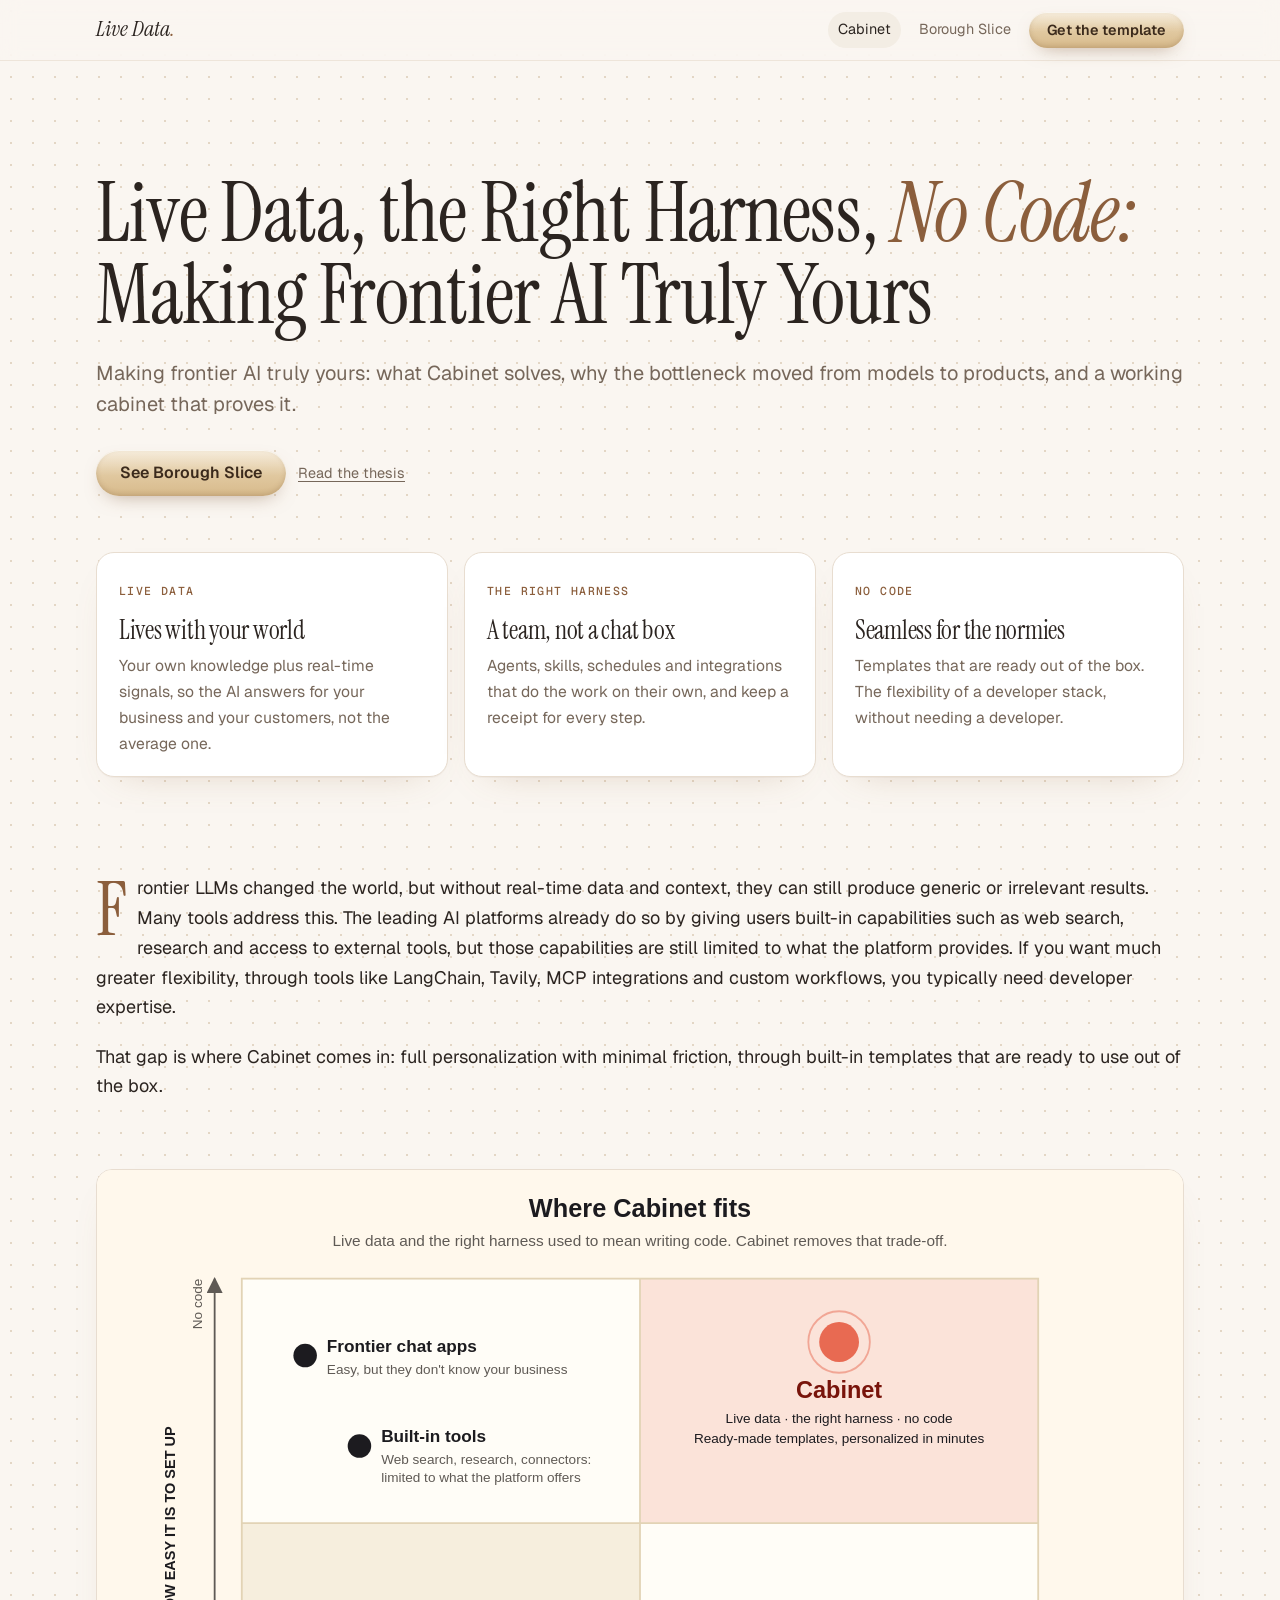
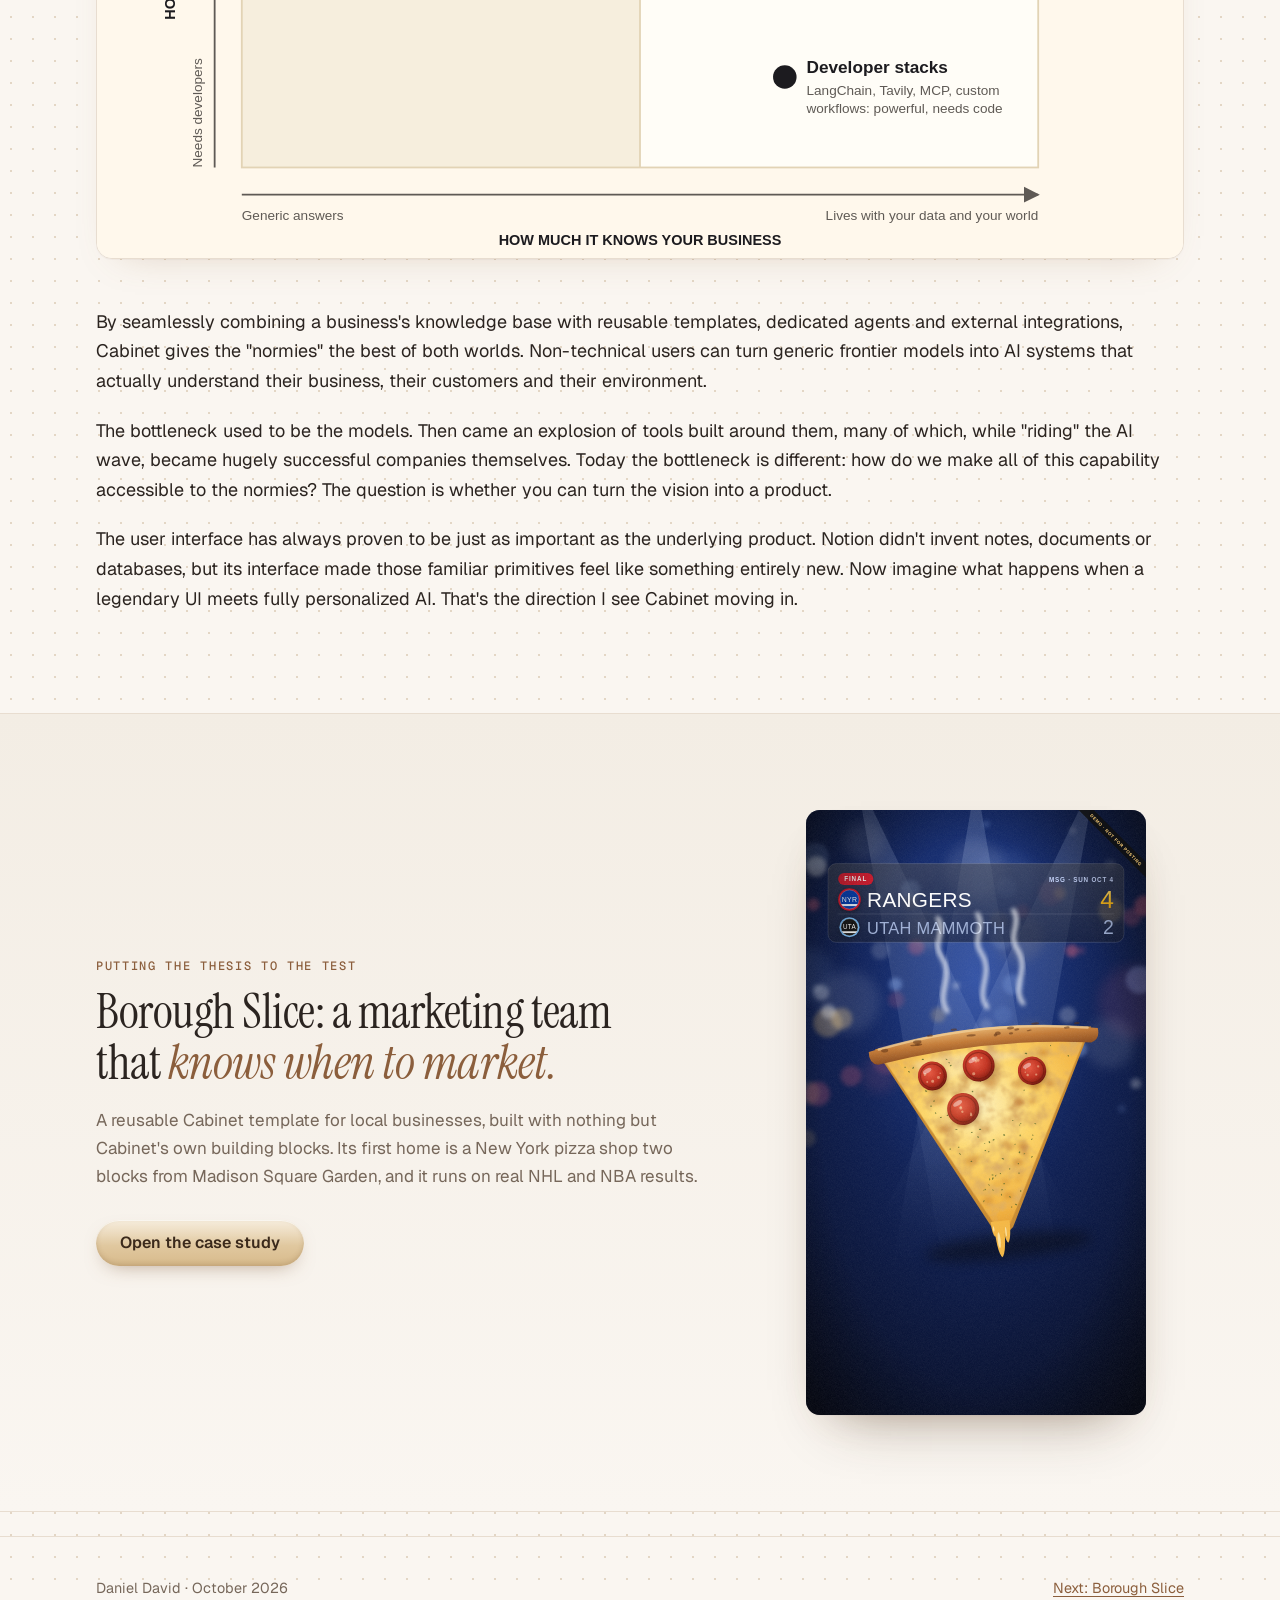
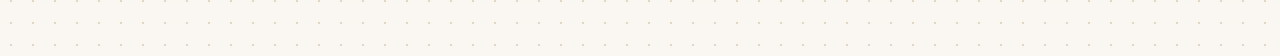
<file: index.html>
<!doctype html>
<html lang="en">
<head>
<meta charset="utf-8">
<meta name="viewport" content="width=device-width, initial-scale=1, viewport-fit=cover">
<title>Live Data, the Right Harness</title>
<meta name="description" content="Making frontier AI truly yours: an essay by Daniel David on Cabinet, with Borough Slice as the proof.">
<link rel="preconnect" href="https://fonts.googleapis.com">
<link rel="preconnect" href="https://fonts.gstatic.com" crossorigin>
<link rel="stylesheet" href="https://fonts.googleapis.com/css2?family=Geist:wght@400;500;600&family=Geist+Mono:wght@500&family=Instrument+Serif:ital@0;1&display=swap">
<link rel="stylesheet" href="site.css">
<meta property="og:title" content="Live Data, the Right Harness, No Code">
<meta property="og:description" content="Making frontier AI truly yours, with Borough Slice as the proof.">
<link rel="icon" href="data:image/svg+xml,%3Csvg xmlns=%22http://www.w3.org/2000/svg%22 viewBox=%220 0 100 100%22%3E%3Ctext y=%22.9em%22 font-size=%2290%22%3E%F0%9F%8D%95%3C/text%3E%3C/svg%3E">
<style>:root { padding-top: env(safe-area-inset-top, 0px); padding-bottom: env(safe-area-inset-bottom, 0px); }</style>
</head>
<body>

<header class="topbar wrap">
  <div class="wide">
    <a class="mark" href="index.html">Live Data<span>.</span></a>
    <nav class="nav" aria-label="Pages">
      <a class="link" href="index.html" aria-current="page">Cabinet</a>
      <a class="link" href="borough-slice.html">Borough Slice</a>
      <a class="btn" href="https://github.com/ddavid37/cabinets/tree/dd_templates/game-day-marketing">Get the template</a>
    </nav>
  </div>
</header>

<main>
  <section class="hero wrap">
    <div class="wide">
      <h1>Live Data, the Right Harness, <em>No&nbsp;Code:</em> Making Frontier AI Truly Yours</h1>
      <p class="lede">Making frontier AI truly yours: what Cabinet solves, why the bottleneck moved from models to products, and a working cabinet that proves it.</p>
      <div class="hero-actions">
        <a class="btn lg" href="borough-slice.html">See Borough Slice</a>
        <a class="link byline" href="#essay">Read the thesis</a>
      </div>

      <div class="pillars">
        <article class="pillar">
          <span class="tag">Live data</span>
          <h3>Lives with your world</h3>
          <p>Your own knowledge plus real-time signals, so the AI answers for your business and your customers, not the average one.</p>
        </article>
        <article class="pillar">
          <span class="tag">The right harness</span>
          <h3>A team, not a chat box</h3>
          <p>Agents, skills, schedules and integrations that do the work on their own, and keep a receipt for every step.</p>
        </article>
        <article class="pillar">
          <span class="tag">No code</span>
          <h3>Seamless for the normies</h3>
          <p>Templates that are ready out of the box. The flexibility of a developer stack, without needing a developer.</p>
        </article>
      </div>
    </div>
  </section>

  <article id="essay" class="essay wrap">
    <div class="wide">
      <p class="dropcap">Frontier LLMs changed the world, but without real-time data and context, they can still produce generic or irrelevant results. Many tools address this. The leading AI platforms already do so by giving users built-in capabilities such as web search, research and access to external tools, but those capabilities are still limited to what the platform provides. If you want much greater flexibility, through tools like LangChain, Tavily, MCP integrations and custom workflows, you typically need developer expertise.</p>
      <p>That gap is where Cabinet comes in: full personalization with minimal friction, through built-in templates that are ready to use out of the box.</p>
    </div>

    <div class="wide figure-band">
      <figure class="frame">
        <img src="assets/diagram-positioning.svg" alt="A two-by-two map. Frontier chat apps and built-in tools are easy to set up but generic. Developer stacks know your business but need code. Cabinet sits in the corner with both: live data, the right harness and no code." width="1200" height="760">
      </figure>
    </div>

    <div class="wide">
      <p>By seamlessly combining a business's knowledge base with reusable templates, dedicated agents and external integrations, Cabinet gives the "normies" the best of both worlds. Non-technical users can turn generic frontier models into AI systems that actually understand their business, their customers and their environment.</p>
    </div>

    <div class="wide">
      <p>The bottleneck used to be the models. Then came an explosion of tools built around them, many of which, while "riding" the AI wave, became hugely successful companies themselves. Today the bottleneck is different: how do we make all of this capability accessible to the normies? The question is whether you can turn the vision into a product.</p>
      <p>The user interface has always proven to be just as important as the underlying product. Notion didn't invent notes, documents or databases, but its interface made those familiar primitives feel like something entirely new. Now imagine what happens when a legendary UI meets fully personalized AI. That's the direction I see Cabinet moving in.</p>
    </div>
  </article>

  <section class="stage wrap">
    <div class="wide stage-grid">
      <div>
        <p class="eyebrow">Putting the thesis to the test</p>
        <h2>Borough Slice: a marketing team that <em>knows when to market.</em></h2>
        <p>A reusable Cabinet template for local businesses, built with nothing but Cabinet's own building blocks. Its first home is a New York pizza shop two blocks from Madison Square Garden, and it runs on real NHL and NBA results.</p>
        <div class="hero-actions">
          <a class="btn lg" href="borough-slice.html">Open the case study</a>
        </div>
      </div>
      <img src="assets/rangers-win-slice-story.svg" alt="The Win Slice Story for the Rangers 4-2 win over Utah" width="1080" height="1920">
    </div>
  </section>
</main>

<footer class="footer wrap">
  <div class="wide">
    <span>Daniel David · October 2026</span>
    <a href="borough-slice.html">Next: Borough Slice</a>
  </div>
</footer>

<script data-goatcounter="https://ddavid37.goatcounter.com/count" async src="//gc.zgo.at/count.js"></script>
</body>
</html>
</file>
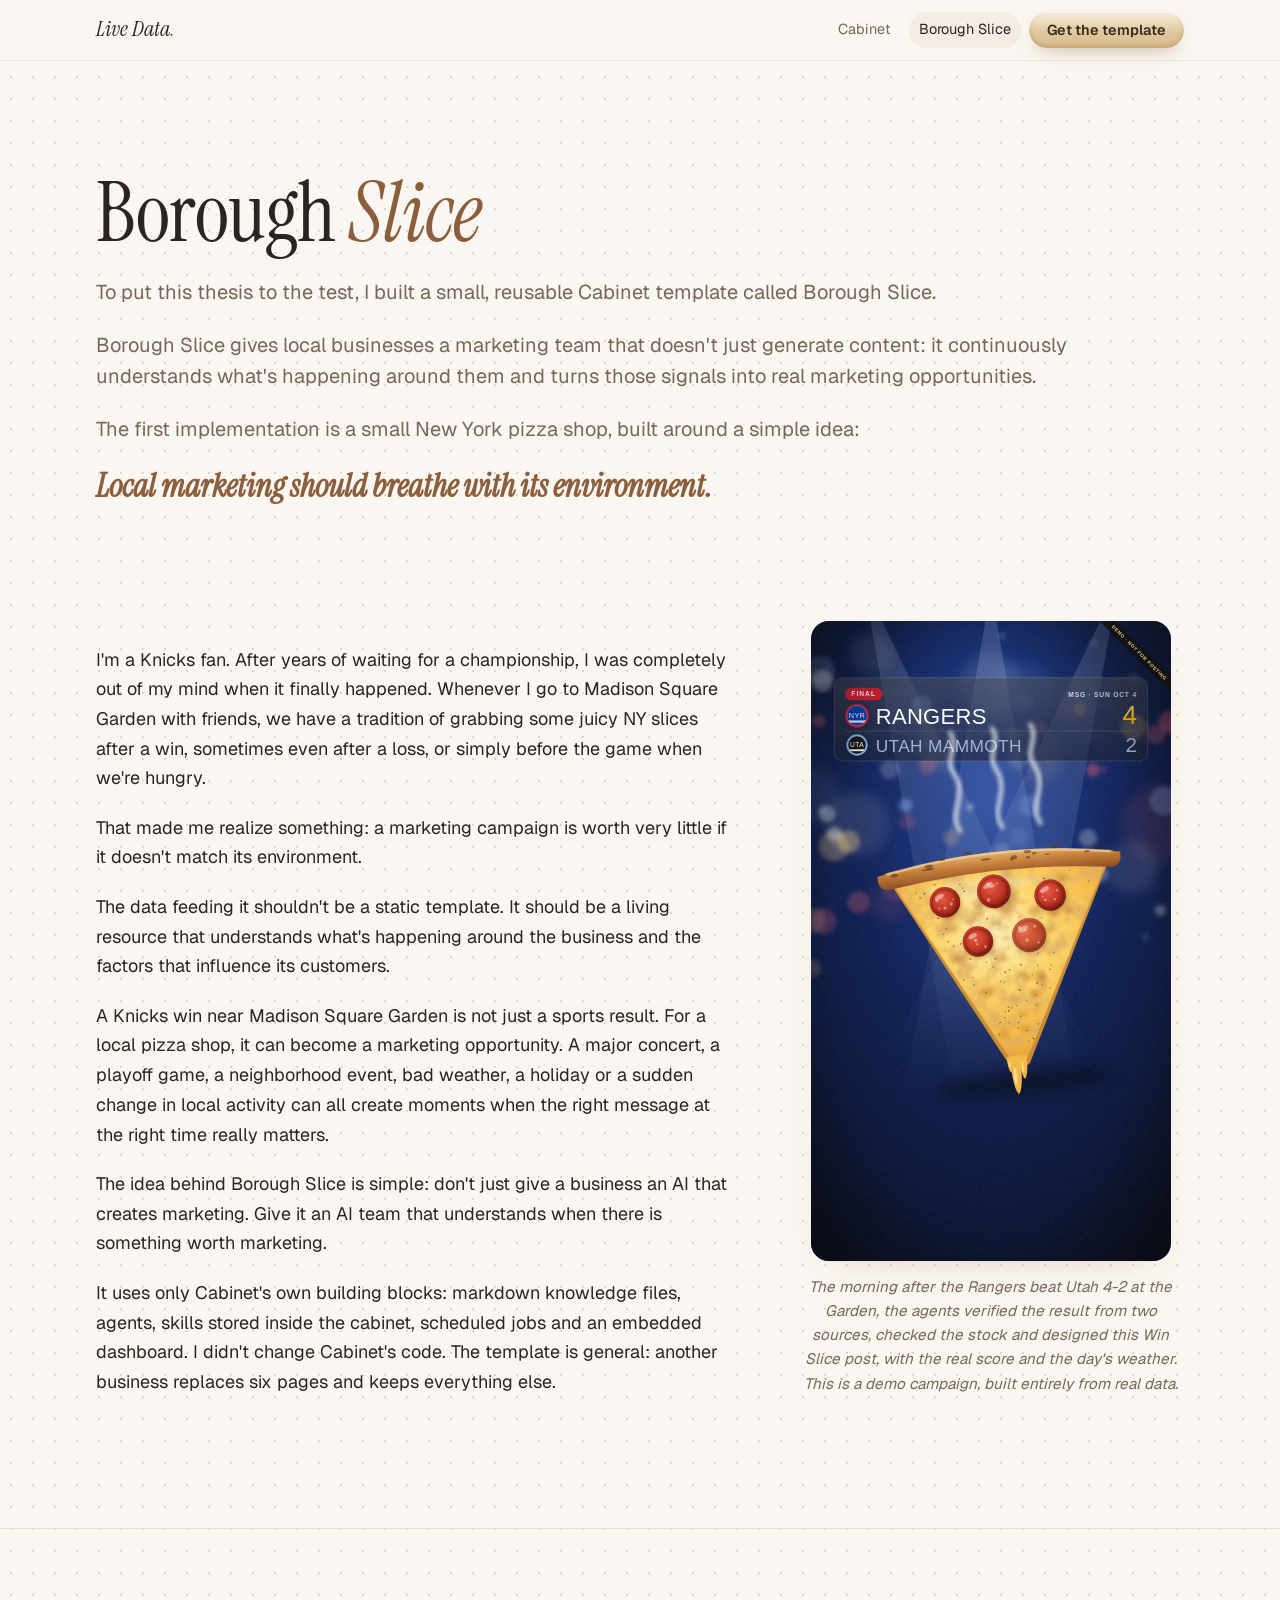
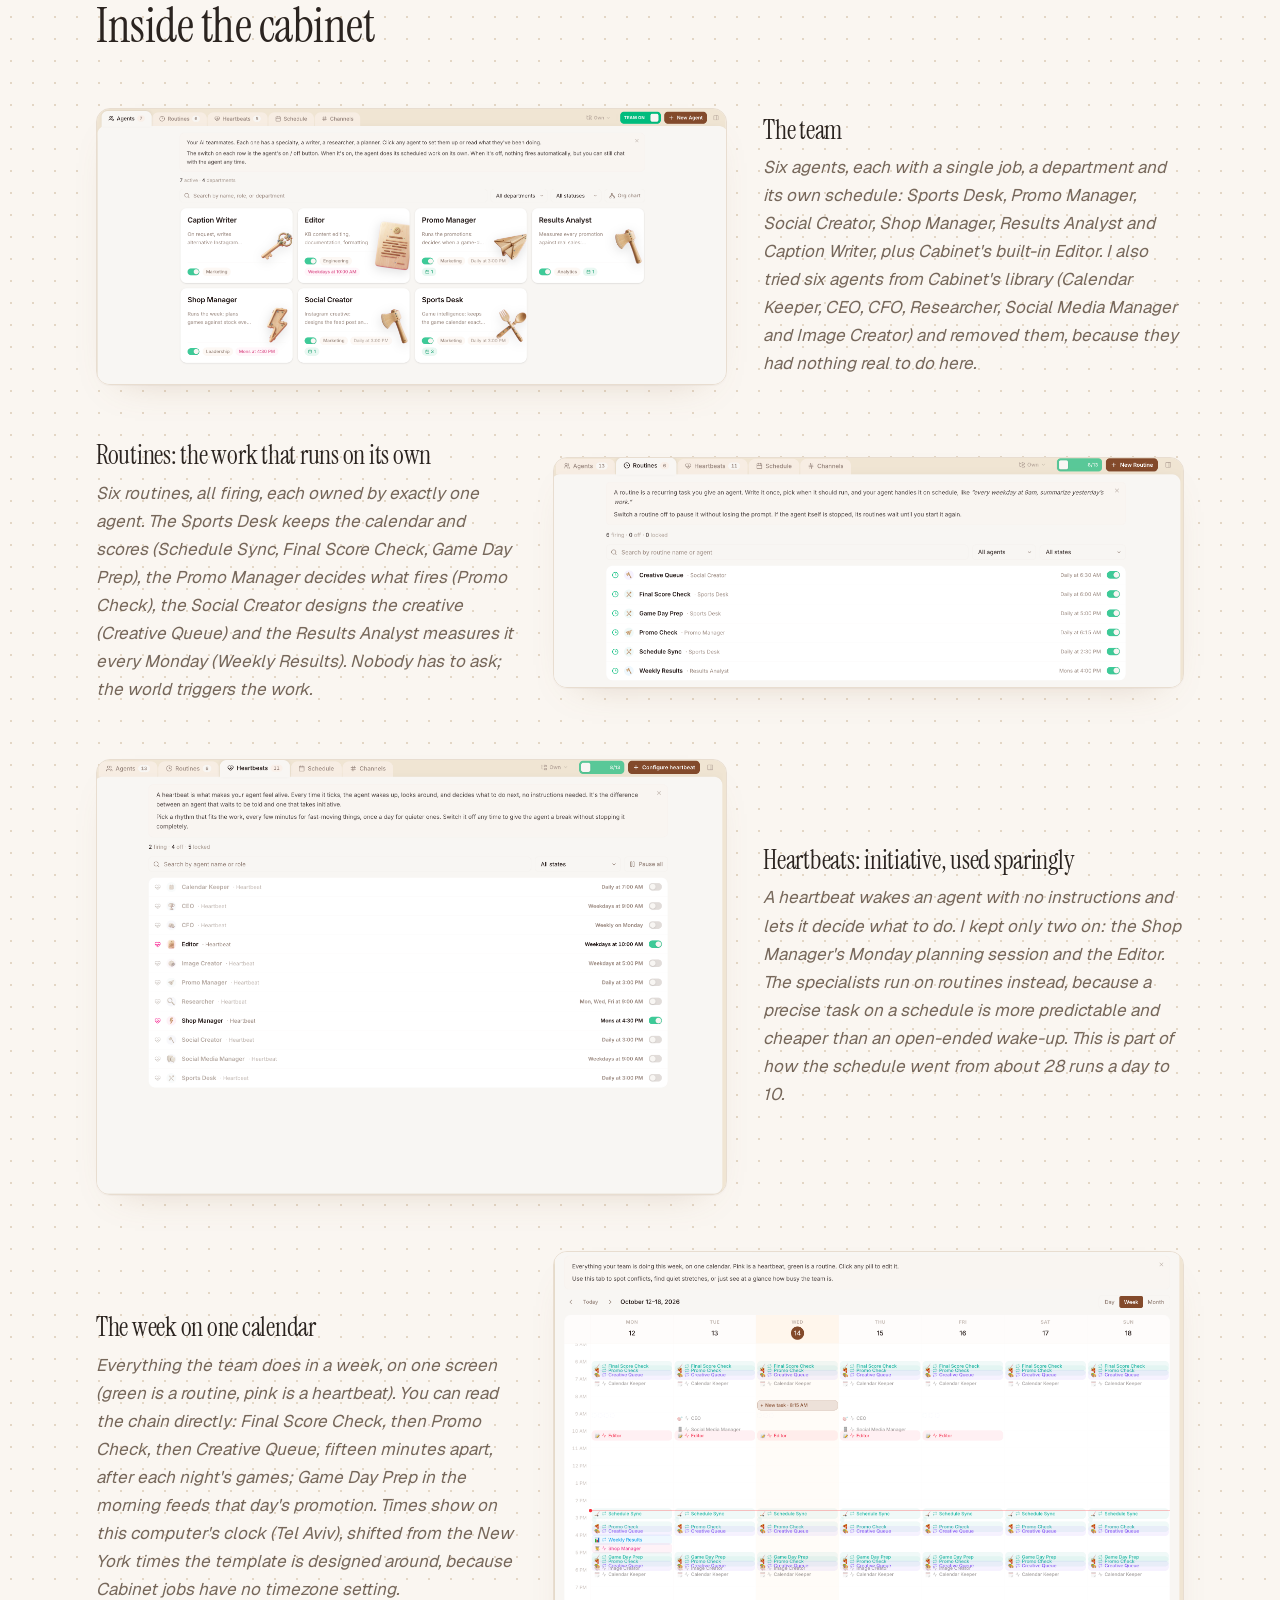
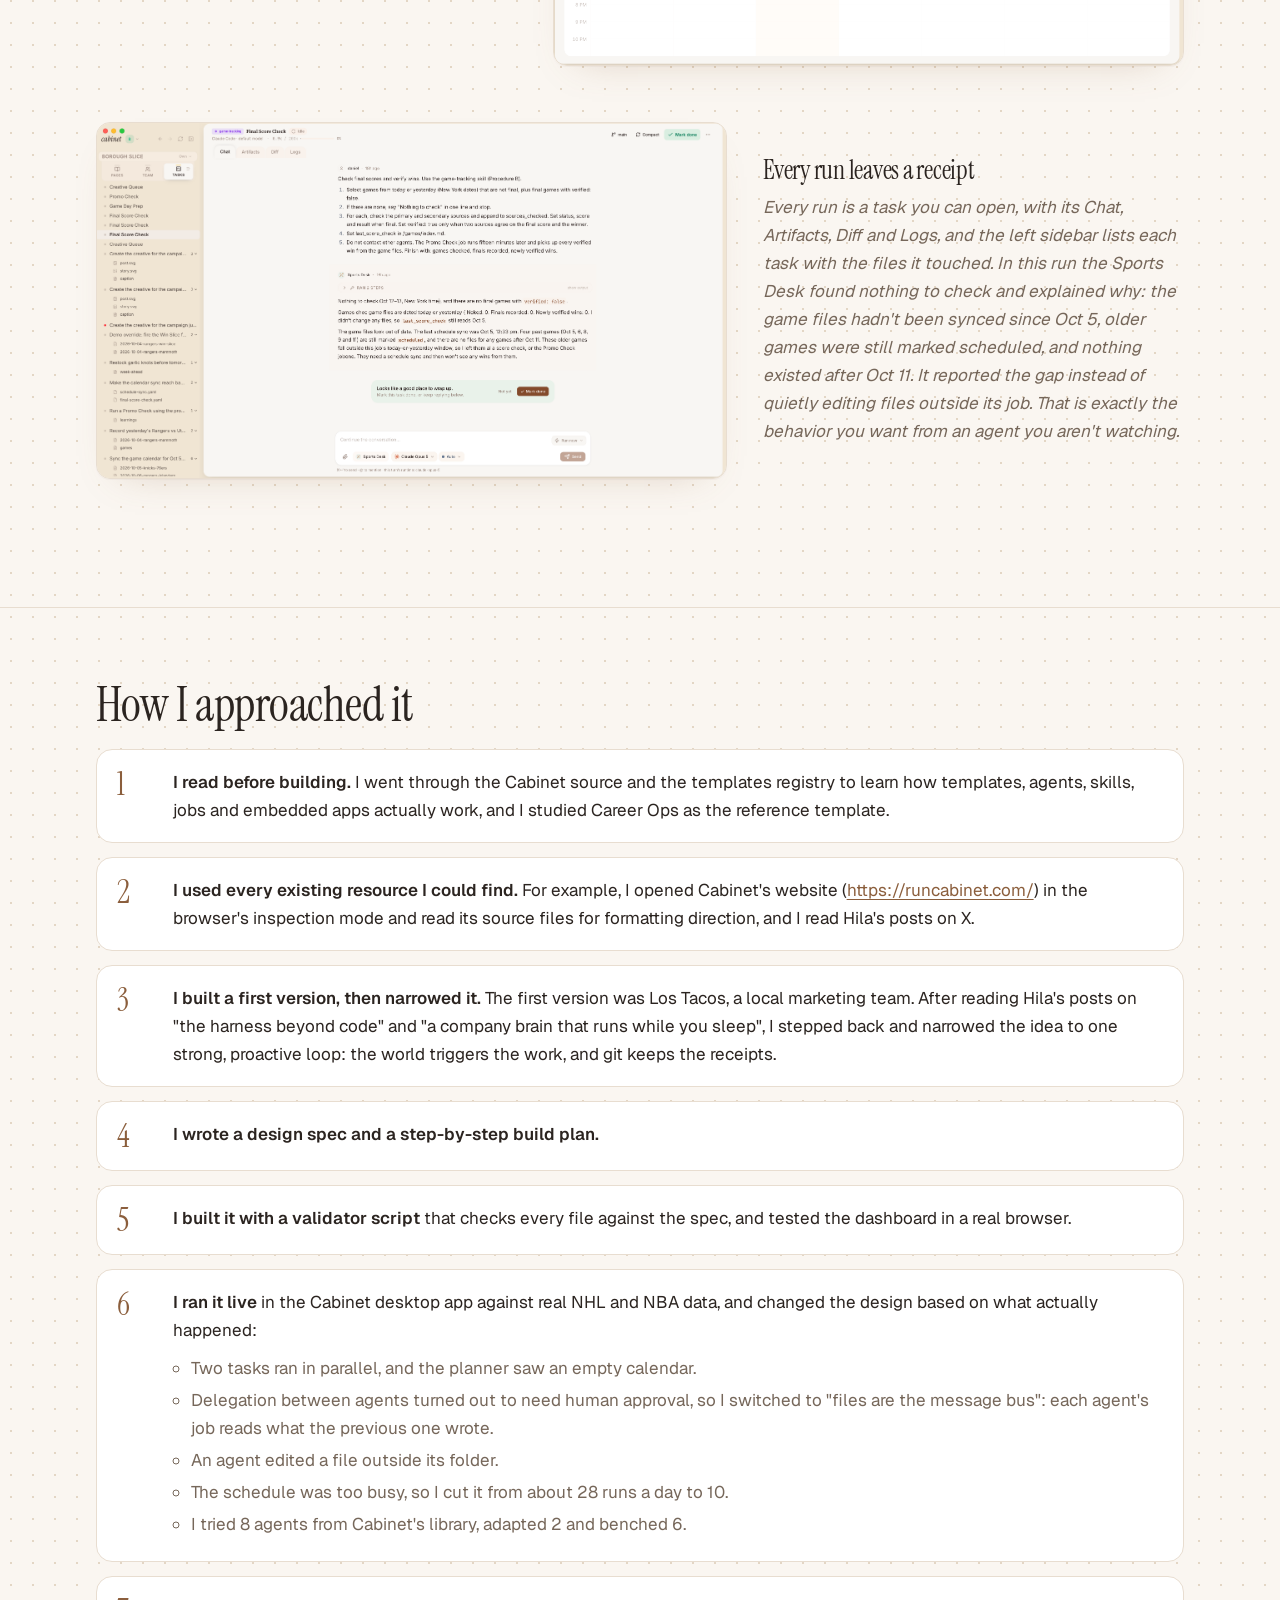
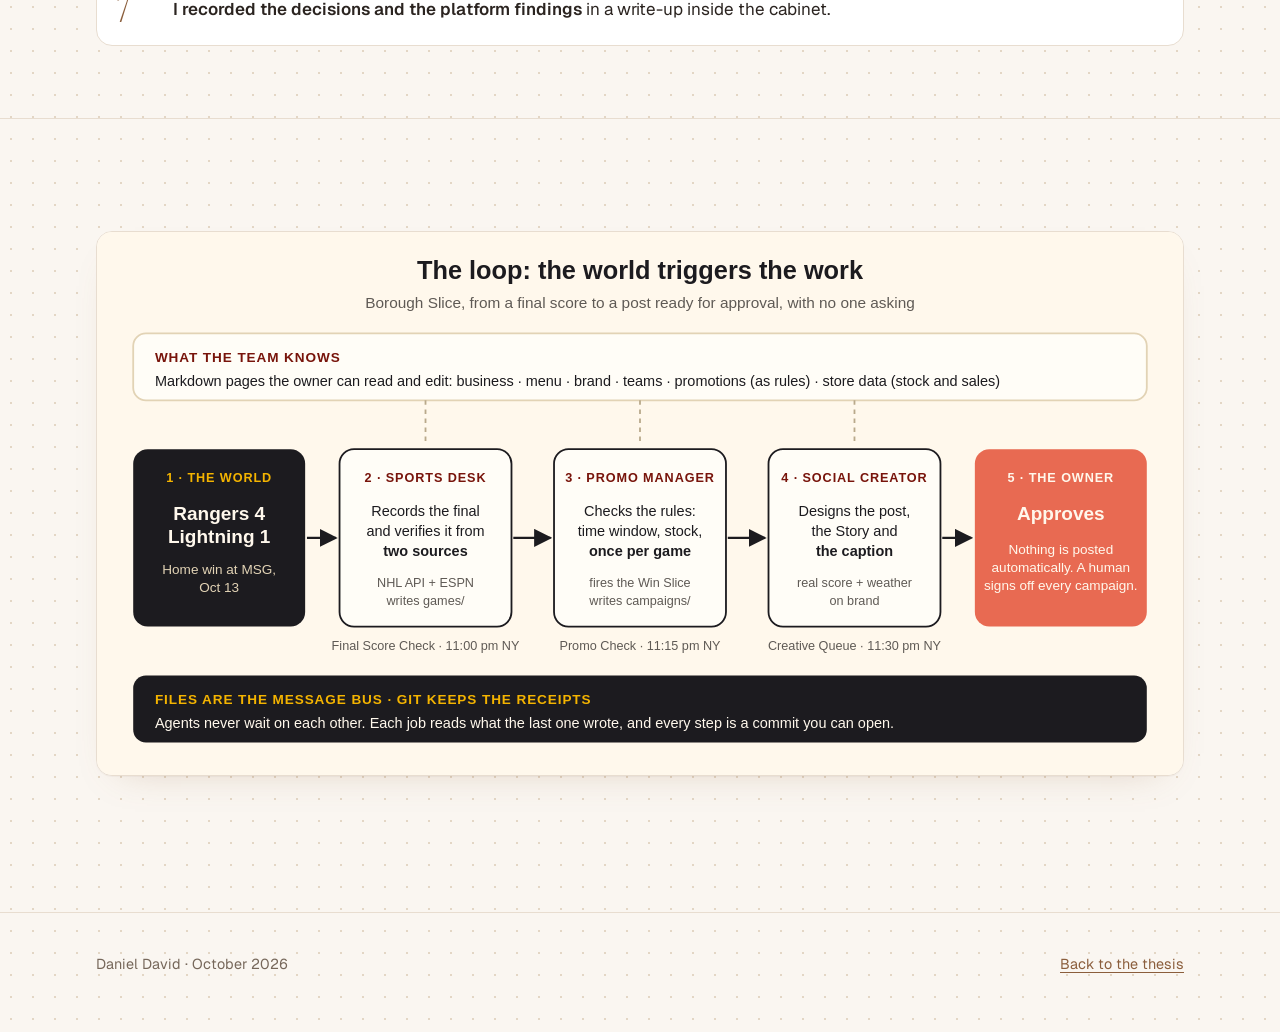
<file: borough-slice.html>
<!doctype html>
<html lang="en">
<head>
<meta charset="utf-8">
<meta name="viewport" content="width=device-width, initial-scale=1, viewport-fit=cover">
<title>Borough Slice</title>
<meta name="description" content="Borough Slice: a small, reusable Cabinet template for local businesses.">
<link rel="preconnect" href="https://fonts.googleapis.com">
<link rel="preconnect" href="https://fonts.gstatic.com" crossorigin>
<link rel="stylesheet" href="https://fonts.googleapis.com/css2?family=Geist:wght@400;500;600&family=Geist+Mono:wght@500&family=Instrument+Serif:ital@0;1&display=swap">
<link rel="stylesheet" href="site.css">
<link rel="icon" href="data:image/svg+xml,%3Csvg xmlns=%22http://www.w3.org/2000/svg%22 viewBox=%220 0 100 100%22%3E%3Ctext y=%22.9em%22 font-size=%2290%22%3E%F0%9F%8D%95%3C/text%3E%3C/svg%3E">
<style>:root { padding-top: env(safe-area-inset-top, 0px); padding-bottom: env(safe-area-inset-bottom, 0px); }</style>
</head>
<body>

<header class="topbar wrap">
  <div class="wide">
    <a class="mark" href="index.html">Live Data<span>.</span></a>
    <nav class="nav" aria-label="Pages">
      <a class="link" href="index.html">Cabinet</a>
      <a class="link" href="borough-slice.html" aria-current="page">Borough Slice</a>
      <a class="btn" href="https://github.com/ddavid37/cabinets/tree/dd_templates/game-day-marketing">Get the template</a>
    </nav>
  </div>
</header>

<main>
  <!-- All copy on this page is verbatim from 02-Whitepaper/borough_slice.md. Do not edit the wording here. -->
  <section class="hero wrap">
    <div class="wide">
      <div>
        <h1>Borough <em>Slice</em></h1>
        <p class="lede">To put this thesis to the test, I built a small, reusable Cabinet template called Borough Slice.</p>
        <p class="lede">Borough Slice gives local businesses a marketing team that doesn't just generate content: it continuously understands what's happening around them and turns those signals into real marketing opportunities.</p>
        <p class="lede">The first implementation is a small New York pizza shop, built around a simple idea:</p>
        <p class="motto"><b>Local marketing should breathe with its environment.</b></p>
      </div>
    </div>
  </section>

  <section class="block wrap">
    <div class="wide story-grid">
     <div class="essay">
      <p>I'm a Knicks fan. After years of waiting for a championship, I was completely out of my mind when it finally happened. Whenever I go to Madison Square Garden with friends, we have a tradition of grabbing some juicy NY slices after a win, sometimes even after a loss, or simply before the game when we're hungry.</p>
      <p>That made me realize something: a marketing campaign is worth very little if it doesn't match its environment.</p>
      <p>The data feeding it shouldn't be a static template. It should be a living resource that understands what's happening around the business and the factors that influence its customers.</p>
      <p>A Knicks win near Madison Square Garden is not just a sports result. For a local pizza shop, it can become a marketing opportunity. A major concert, a playoff game, a neighborhood event, bad weather, a holiday or a sudden change in local activity can all create moments when the right message at the right time really matters.</p>
      <p>The idea behind Borough Slice is simple: don't just give a business an AI that creates marketing. Give it an AI team that understands when there is something worth marketing.</p>
      <p>It uses only Cabinet's own building blocks: markdown knowledge files, agents, skills stored inside the cabinet, scheduled jobs and an embedded dashboard. I didn't change Cabinet's code. The template is general: another business replaces six pages and keeps everything else.</p>
     </div>
      <figure class="post-figure">
        <img class="post" src="assets/rangers-win-slice-story.svg" alt="The Win Slice post the agents designed after a verified Rangers win" width="1080" height="1920">
        <figcaption><em>The morning after the Rangers beat Utah 4-2 at the Garden, the agents verified the result from two sources, checked the stock and designed this Win Slice post, with the real score and the day's weather. This is a demo campaign, built entirely from real data.</em></figcaption>
      </figure>
    </div>
  </section>

  <section id="inside" class="block wrap">
    <div class="wide">
      <h2>Inside the cabinet</h2>

      <div class="shot">
        <div class="shot-img"><img src="assets/agents.png" alt="The Borough Slice team of six in Cabinet's Agents view" width="2488" height="1090" loading="lazy"></div>
        <div class="shot-text">
          <h3>The team</h3>
          <p><em>Six agents, each with a single job, a department and its own schedule: Sports Desk, Promo Manager, Social Creator, Shop Manager, Results Analyst and Caption Writer, plus Cabinet's built-in Editor. I also tried six agents from Cabinet's library (Calendar Keeper, CEO, CFO, Researcher, Social Media Manager and Image Creator) and removed them, because they had nothing real to do here.</em></p>
        </div>
      </div>

      <div class="shot">
        <div class="shot-img"><img src="assets/routines.png" alt="Six routines, each owned by one agent" width="2440" height="886" loading="lazy"></div>
        <div class="shot-text">
          <h3>Routines: the work that runs on its own</h3>
          <p><em>Six routines, all firing, each owned by exactly one agent. The Sports Desk keeps the calendar and scores (Schedule Sync, Final Score Check, Game Day Prep), the Promo Manager decides what fires (Promo Check), the Social Creator designs the creative (Creative Queue) and the Results Analyst measures it every Monday (Weekly Results). Nobody has to ask; the world triggers the work.</em></p>
        </div>
      </div>

      <div class="shot">
        <div class="shot-img"><img src="assets/heartbeats.png" alt="Heartbeats view with two firing" width="2442" height="1682" loading="lazy"></div>
        <div class="shot-text">
          <h3>Heartbeats: initiative, used sparingly</h3>
          <p><em>A heartbeat wakes an agent with no instructions and lets it decide what to do. I kept only two on: the Shop Manager's Monday planning session and the Editor. The specialists run on routines instead, because a precise task on a schedule is more predictable and cheaper than an open-ended wake-up. This is part of how the schedule went from about 28 runs a day to 10.</em></p>
        </div>
      </div>

      <div class="shot">
        <div class="shot-img"><img src="assets/agents_calender.png" alt="The team's week of October 12–18 on Cabinet's calendar" width="2458" height="1614" loading="lazy"></div>
        <div class="shot-text">
          <h3>The week on one calendar</h3>
          <p><em>Everything the team does in a week, on one screen (green is a routine, pink is a heartbeat). You can read the chain directly: Final Score Check, then Promo Check, then Creative Queue, fifteen minutes apart, after each night's games; Game Day Prep in the morning feeds that day's promotion. Times show on this computer's clock (Tel Aviv), shifted from the New York times the template is designed around, because Cabinet jobs have no timezone setting.</em></p>
        </div>
      </div>

      <div class="shot">
        <div class="shot-img"><img src="assets/tasks_audit_trail.png" alt="A Final Score Check run, with its chat, diff and logs" width="3018" height="1706" loading="lazy"></div>
        <div class="shot-text">
          <h3>Every run leaves a receipt</h3>
          <p><em>Every run is a task you can open, with its Chat, Artifacts, Diff and Logs, and the left sidebar lists each task with the files it touched. In this run the Sports Desk found nothing to check and explained why: the game files hadn't been synced since Oct 5, older games were still marked scheduled, and nothing existed after Oct 11. It reported the gap instead of quietly editing files outside its job. That is exactly the behavior you want from an agent you aren't watching.</em></p>
        </div>
      </div>
    </div>
  </section>

  <section id="approach" class="block wrap">
    <div class="wide">
      <h2>How I approached it</h2>
      <ol class="steps">
        <li><div><b>I read before building.</b> I went through the Cabinet source and the templates registry to learn how templates, agents, skills, jobs and embedded apps actually work, and I studied Career Ops as the reference template.</div></li>
        <li><div><b>I used every existing resource I could find.</b> For example, I opened Cabinet's website (<a href="https://runcabinet.com/">https://runcabinet.com/</a>) in the browser's inspection mode and read its source files for formatting direction, and I read Hila's posts on X.</div></li>
        <li><div><b>I built a first version, then narrowed it.</b> The first version was Los Tacos, a local marketing team. After reading Hila's posts on "the harness beyond code" and "a company brain that runs while you sleep", I stepped back and narrowed the idea to one strong, proactive loop: the world triggers the work, and git keeps the receipts.</div></li>
        <li><div><b>I wrote a design spec and a step-by-step build plan.</b></div></li>
        <li><div><b>I built it with a validator script</b> that checks every file against the spec, and tested the dashboard in a real browser.</div></li>
        <li><div><b>I ran it live</b> in the Cabinet desktop app against real NHL and NBA data, and changed the design based on what actually happened:
          <ul>
            <li>Two tasks ran in parallel, and the planner saw an empty calendar.</li>
            <li>Delegation between agents turned out to need human approval, so I switched to "files are the message bus": each agent's job reads what the previous one wrote.</li>
            <li>An agent edited a file outside its folder.</li>
            <li>The schedule was too busy, so I cut it from about 28 runs a day to 10.</li>
            <li>I tried 8 agents from Cabinet's library, adapted 2 and benched 6.</li>
          </ul></div></li>
        <li><div><b>I recorded the decisions and the platform findings</b> in a write-up inside the cabinet.</div></li>
      </ol>
    </div>
  </section>

  <section id="loop" class="block wrap">
    <div class="wide">
      <figure class="frame">
        <img src="assets/diagram-the-loop.svg" alt="The loop: from a final score to a post ready for approval" width="1200" height="600">
      </figure>
    </div>
  </section>

</main>

<footer class="footer wrap">
  <div class="wide">
    <span>Daniel David · October 2026</span>
    <a href="index.html">Back to the thesis</a>
  </div>
</footer>

<script data-goatcounter="https://ddavid37.goatcounter.com/count" async src="//gc.zgo.at/count.js"></script>
</body>
</html>
</file>
<file: site.css>
/* Layout: a warm dotted desk surface; a narrow reading column for the essay, wide bands for
   figures; brass pill buttons and a dark "stage" band, echoing Cabinet's own site. */
:root {
  --bg: #faf6f1;
  --bg-warm: #f3ede4;
  --card: #ffffff;
  --fg: #2b2420;
  --muted: #76675a;
  --accent: #8b5e3c;
  --accent-strong: #6f4527;
  --border: #e8ddd0;
  --dot: #e3d6c5;
  --brass-1: #ecd9b8;
  --brass-2: #d7ba8b;
  --brass-ink: #3b2a1c;
  --stage: #211b18;
  --stage-fg: #f3ede4;
  --stage-muted: #c9b8a6;
  --shadow: 0 1px 1px rgba(59, 47, 47, .03), 0 16px 38px -26px rgba(150, 108, 68, .35);

  --font-display: "Instrument Serif", "Iowan Old Style", Georgia, serif;
  --font-body: "Geist", "Helvetica Neue", Arial, system-ui, sans-serif;
  --font-mono: "Geist Mono", ui-monospace, Menlo, monospace;

  --measure: 40rem;
  --wide: 68rem;
}
@media (prefers-color-scheme: dark) {
  :root:not([data-theme="light"]) {
    --bg: #1b1613; --bg-warm: #231c18; --card: #2a221d; --fg: #f3ede4; --muted: #b9a896;
    --accent: #d8a878; --accent-strong: #ebc39b; --border: #3b312a; --dot: #2f2621;
    --brass-1: #d9bf93; --brass-2: #b8945f; --brass-ink: #24170d;
    --stage: #120e0c; --stage-fg: #f3ede4; --stage-muted: #b9a896;
    --shadow: 0 1px 1px rgba(0,0,0,.2), 0 18px 40px -26px rgba(0,0,0,.7);
    color-scheme: dark;
  }
}
:root[data-theme="dark"] {
  --bg: #1b1613; --bg-warm: #231c18; --card: #2a221d; --fg: #f3ede4; --muted: #b9a896;
  --accent: #d8a878; --accent-strong: #ebc39b; --border: #3b312a; --dot: #2f2621;
  --brass-1: #d9bf93; --brass-2: #b8945f; --brass-ink: #24170d;
  --stage: #120e0c; --stage-fg: #f3ede4; --stage-muted: #b9a896;
  --shadow: 0 1px 1px rgba(0,0,0,.2), 0 18px 40px -26px rgba(0,0,0,.7);
  color-scheme: dark;
}

* { box-sizing: border-box; }
html { scroll-behavior: smooth; }
@media (prefers-reduced-motion: reduce) { html { scroll-behavior: auto; } }
body {
  margin: 0;
  background-color: var(--bg);
  background-image: radial-gradient(var(--dot) 1px, transparent 1.2px);
  background-size: 22px 22px;
  color: var(--fg);
  font: 400 1.0625rem/1.65 var(--font-body);
  -webkit-font-smoothing: antialiased;
}
img { max-width: 100%; height: auto; display: block; }
a { color: var(--accent); text-underline-offset: 3px; }
a:focus-visible, .btn:focus-visible { outline: 2px solid var(--accent); outline-offset: 3px; border-radius: 999px; }

.wrap { padding-inline: 20px; }
.col { max-width: var(--measure); margin-inline: auto; }
.wide { max-width: var(--wide); margin-inline: auto; }

/* Top bar */
.topbar {
  position: sticky; top: env(safe-area-inset-top, 0px); z-index: 10;
  backdrop-filter: blur(10px); -webkit-backdrop-filter: blur(10px);
  background: color-mix(in srgb, var(--bg) 82%, transparent);
  border-bottom: 1px solid color-mix(in srgb, var(--border) 70%, transparent);
}
.topbar .wide { display: flex; align-items: center; justify-content: space-between; gap: 12px; padding-block: 12px; }
.mark { font-family: var(--font-display); font-style: italic; font-size: 1.35rem; color: var(--fg); text-decoration: none; white-space: nowrap; }
.mark span { color: var(--accent); }
.nav { display: flex; gap: 8px; align-items: center; flex-wrap: wrap; justify-content: flex-end; }
.nav a.link { color: var(--muted); text-decoration: none; font-size: .9rem; padding: 6px 10px; border-radius: 999px; }
.nav a.link:hover, .nav a.link[aria-current="page"] { color: var(--fg); background: var(--bg-warm); }
@media (max-width: 560px) { .nav a.link { display: none; } .btn { padding: 10px 14px; } }

.btn {
  display: inline-flex; align-items: center; gap: 8px;
  font: 600 .9rem/1 var(--font-body); color: var(--brass-ink); text-decoration: none;
  padding: 11px 18px; border-radius: 999px;
  background: linear-gradient(rgba(255,255,255,.5), rgba(255,255,255,.12) 40%, rgba(255,255,255,0) 56%),
              linear-gradient(var(--brass-1), var(--brass-2));
  box-shadow: inset 0 1px rgba(255,255,255,.65), inset 0 -2px 5px rgba(120,80,45,.22), 0 8px 20px -10px rgba(120,80,45,.55);
  transition: transform .15s ease;
}
.btn:hover { transform: translateY(-1px); }
.btn.lg { padding: 15px 24px; font-size: 1rem; }
@media (prefers-reduced-motion: reduce) { .btn { transition: none; } .btn:hover { transform: none; } }

/* Type */
.eyebrow { font: 500 .75rem/1.2 var(--font-mono); letter-spacing: .14em; text-transform: uppercase; color: var(--accent); margin: 0 0 14px; }
h1, h2, h3 { font-family: var(--font-display); font-weight: 400; text-wrap: balance; letter-spacing: -.01em; margin: 0; }
h1 { font-size: clamp(2.8rem, 7vw, 5.2rem); line-height: .98; }
h2 { font-size: clamp(2rem, 4.4vw, 3rem); line-height: 1.05; margin-bottom: 18px; }
h3 { font-size: 1.6rem; line-height: 1.15; margin-bottom: 8px; }
h1 em, h2 em { color: var(--accent); }
p { margin: 0 0 1.1em; }
.lede { font-size: 1.25rem; line-height: 1.55; color: var(--muted); max-width: 34rem; }
.muted { color: var(--muted); }

/* Hero */
.hero { padding-block: clamp(56px, 9vw, 112px) clamp(40px, 6vw, 72px); }
.hero .lede { margin-top: 22px; }
.hero-actions { display: flex; gap: 12px; flex-wrap: wrap; margin-top: 30px; align-items: center; }
.byline { font-size: .9rem; color: var(--muted); }

.pillars { display: grid; grid-template-columns: repeat(3, minmax(0, 1fr)); gap: 16px; margin-top: 56px; }
.pillar { background: var(--card); border: 1px solid var(--border); border-radius: 18px; padding: 22px 22px 20px; box-shadow: var(--shadow); min-width: 0; }
.pillar .tag { font: 500 .72rem/1 var(--font-mono); letter-spacing: .12em; text-transform: uppercase; color: var(--accent); }
.pillar h3 { margin-top: 12px; }
.pillar p { margin: 0; color: var(--muted); font-size: .98rem; }
@media (max-width: 760px) { .pillars { grid-template-columns: 1fr; } }

/* Essay */
.essay { padding-block: 24px 40px; }
.essay p { font-size: 1.125rem; }
.dropcap::first-letter { font-family: var(--font-display); float: left; font-size: 4.2em; line-height: .8; padding: 6px 10px 0 0; color: var(--accent); }

figure { margin: 40px 0; }
figure.frame img { width: 100%; border-radius: 16px; border: 1px solid var(--border); box-shadow: var(--shadow); background: var(--card); }
figcaption { margin-top: 14px; font-size: .95rem; color: var(--muted); line-height: 1.6; max-width: var(--measure); }
figcaption b { color: var(--fg); font-weight: 600; }
.figure-band { padding-block: 8px; }

.pull { margin: 48px auto; padding: 0; border: 0; max-width: 46rem; text-align: center; }
.pull p { font-family: var(--font-display); font-size: clamp(1.8rem, 3.6vw, 2.5rem); line-height: 1.15; margin: 0; text-wrap: balance; }
.pull p em { color: var(--accent); }

/* Dark stage band */
.stage { background: var(--stage); color: var(--stage-fg); padding-block: clamp(56px, 8vw, 96px); margin-top: 40px; }
.stage .eyebrow { color: var(--brass-1); }
.stage h2 em { color: var(--brass-1); }
.stage p { color: var(--stage-muted); }
.stage-grid { display: grid; grid-template-columns: minmax(0, 1.2fr) minmax(0, .8fr); gap: 48px; align-items: center; }
.stage-grid img { border-radius: 14px; box-shadow: 0 30px 60px -30px rgba(0,0,0,.8); max-width: 340px; width: 100%; justify-self: center; }
@media (max-width: 760px) { .stage-grid { grid-template-columns: 1fr; } }

/* Case study */
.hero-split { display: grid; grid-template-columns: minmax(0, 1.15fr) minmax(0, .85fr); gap: 56px; align-items: center; }
.hero-split .post { max-width: 380px; width: 100%; justify-self: center; border-radius: 18px; box-shadow: var(--shadow); transform: rotate(1.5deg); }
@media (max-width: 860px) { .hero-split { grid-template-columns: 1fr; } .hero-split .post { transform: none; } }
.motto { font-family: var(--font-display); font-style: italic; font-size: clamp(1.5rem, 3vw, 2rem); color: var(--accent); margin-top: 18px; line-height: 1.2; }

section.block { padding-block: clamp(40px, 6vw, 72px); }
section.block + section.block { border-top: 1px solid var(--border); }

.steps { list-style: none; margin: 0; padding: 0; display: grid; gap: 14px; counter-reset: step; }
.steps > li { counter-increment: step; display: grid; grid-template-columns: 2.6rem minmax(0, 1fr); gap: 14px; background: var(--card); border: 1px solid var(--border); border-radius: 16px; padding: 18px 20px; }
.steps > li::before { content: counter(step); font-family: var(--font-display); font-size: 2rem; line-height: 1; color: var(--accent); }
.steps b { font-weight: 600; }
.steps ul { margin: 10px 0 0; padding-left: 1.1em; color: var(--muted); }
.steps ul li { margin-bottom: 4px; }

.shot { display: grid; grid-template-columns: minmax(0, 1.5fr) minmax(0, 1fr); gap: 36px; align-items: center; margin-block: 56px; }
.shot:nth-of-type(even) { grid-template-columns: minmax(0, 1fr) minmax(0, 1.5fr); }
.shot:nth-of-type(even) .shot-img { order: 2; }
.shot-img img { width: 100%; border-radius: 14px; border: 1px solid var(--border); box-shadow: var(--shadow); }
.shot-text { min-width: 0; }
.shot-text p { color: var(--muted); margin: 0; }
@media (max-width: 860px) { .shot, .shot:nth-of-type(even) { grid-template-columns: 1fr; } .shot:nth-of-type(even) .shot-img { order: 0; } }

.checks { list-style: none; padding: 0; margin: 0; display: grid; grid-template-columns: repeat(2, minmax(0, 1fr)); gap: 10px 28px; }
.checks li { position: relative; padding-left: 28px; }
.checks li::before { content: ""; position: absolute; left: 0; top: .5em; width: 14px; height: 8px; border-left: 2px solid var(--accent); border-bottom: 2px solid var(--accent); transform: rotate(-45deg); }
@media (max-width: 640px) { .checks { grid-template-columns: 1fr; } }

.findings { display: grid; grid-template-columns: repeat(2, minmax(0, 1fr)); gap: 14px; }
.finding { background: var(--card); border: 1px solid var(--border); border-radius: 14px; padding: 16px 18px; font-size: .98rem; min-width: 0; }
.finding code { font-family: var(--font-mono); font-size: .85em; background: var(--bg-warm); padding: 1px 5px; border-radius: 5px; overflow-wrap: anywhere; }
@media (max-width: 640px) { .findings { grid-template-columns: 1fr; } }

.footer { padding-block: 40px 56px; color: var(--muted); font-size: .9rem; border-top: 1px solid var(--border); margin-top: 24px; }
.footer .wide { display: flex; justify-content: space-between; gap: 16px; flex-wrap: wrap; }

ul.findings { list-style: none; padding: 0; margin: 0; }
.post-figure { margin: 36px 0; }
.post-figure .post { max-width: 420px; width: 100%; margin-inline: auto; border-radius: 18px; box-shadow: var(--shadow); }
.post-figure figcaption { text-align: center; margin-inline: auto; }
.story-grid { display: grid; grid-template-columns: minmax(0, 1.25fr) minmax(0, .75fr); gap: 56px; align-items: start; }
.story-grid .post-figure { margin: 0; position: sticky; top: calc(env(safe-area-inset-top, 0px) + 84px); }
.story-grid .post-figure .post { max-width: 360px; }
@media (max-width: 860px) { .story-grid { grid-template-columns: 1fr; } .story-grid .post-figure { position: static; } }
.hero .wide > div > .lede { max-width: none; }
.hero + section.block { padding-top: 8px; border-top: 0; }
.hero .wide > .lede { max-width: none; }
/* Light, warm version of the band (replaces the dark stage) */
.stage { background: linear-gradient(180deg, var(--bg-warm), var(--bg)); color: var(--fg); border-top: 1px solid var(--border); border-bottom: 1px solid var(--border); }
.stage .eyebrow { color: var(--accent); }
.stage h2 em { color: var(--accent); }
.stage p { color: var(--muted); }
.stage-grid img { box-shadow: var(--shadow), 0 30px 60px -34px rgba(60, 40, 20, .45); }
</file>
